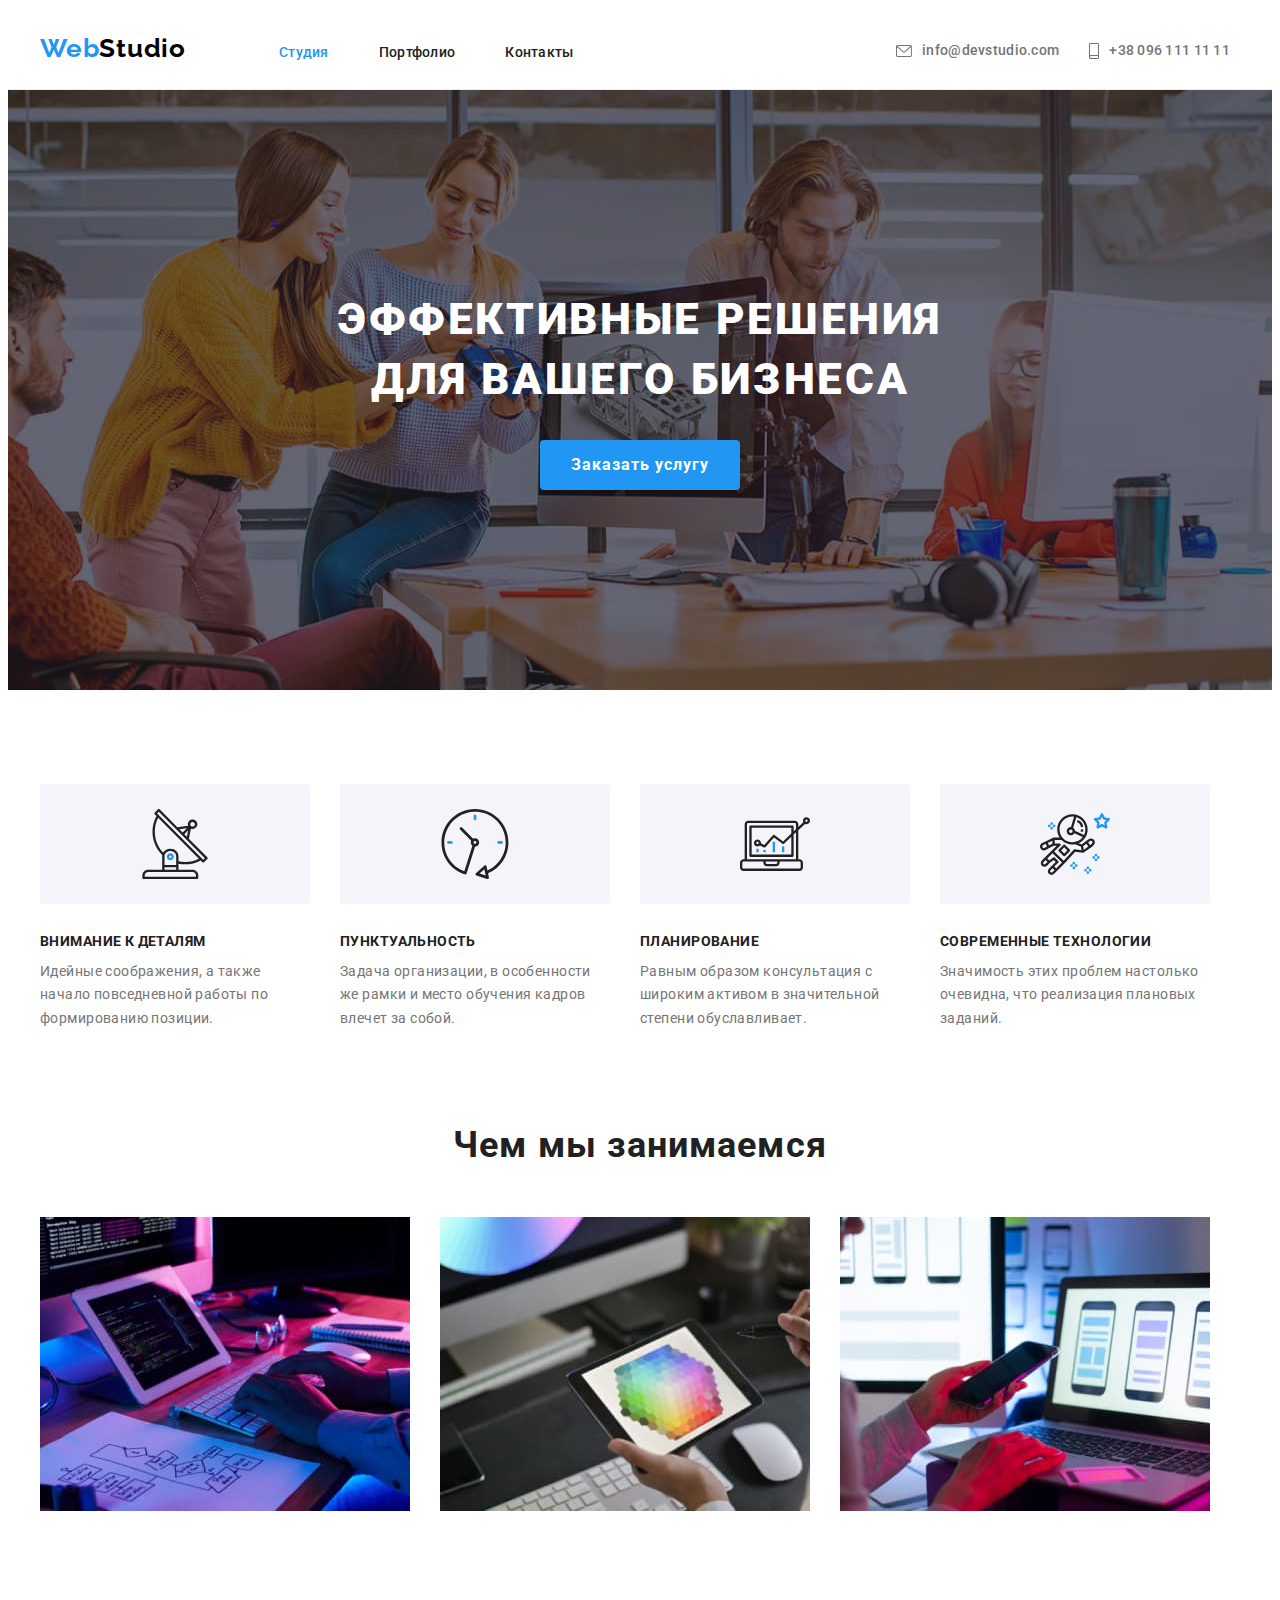
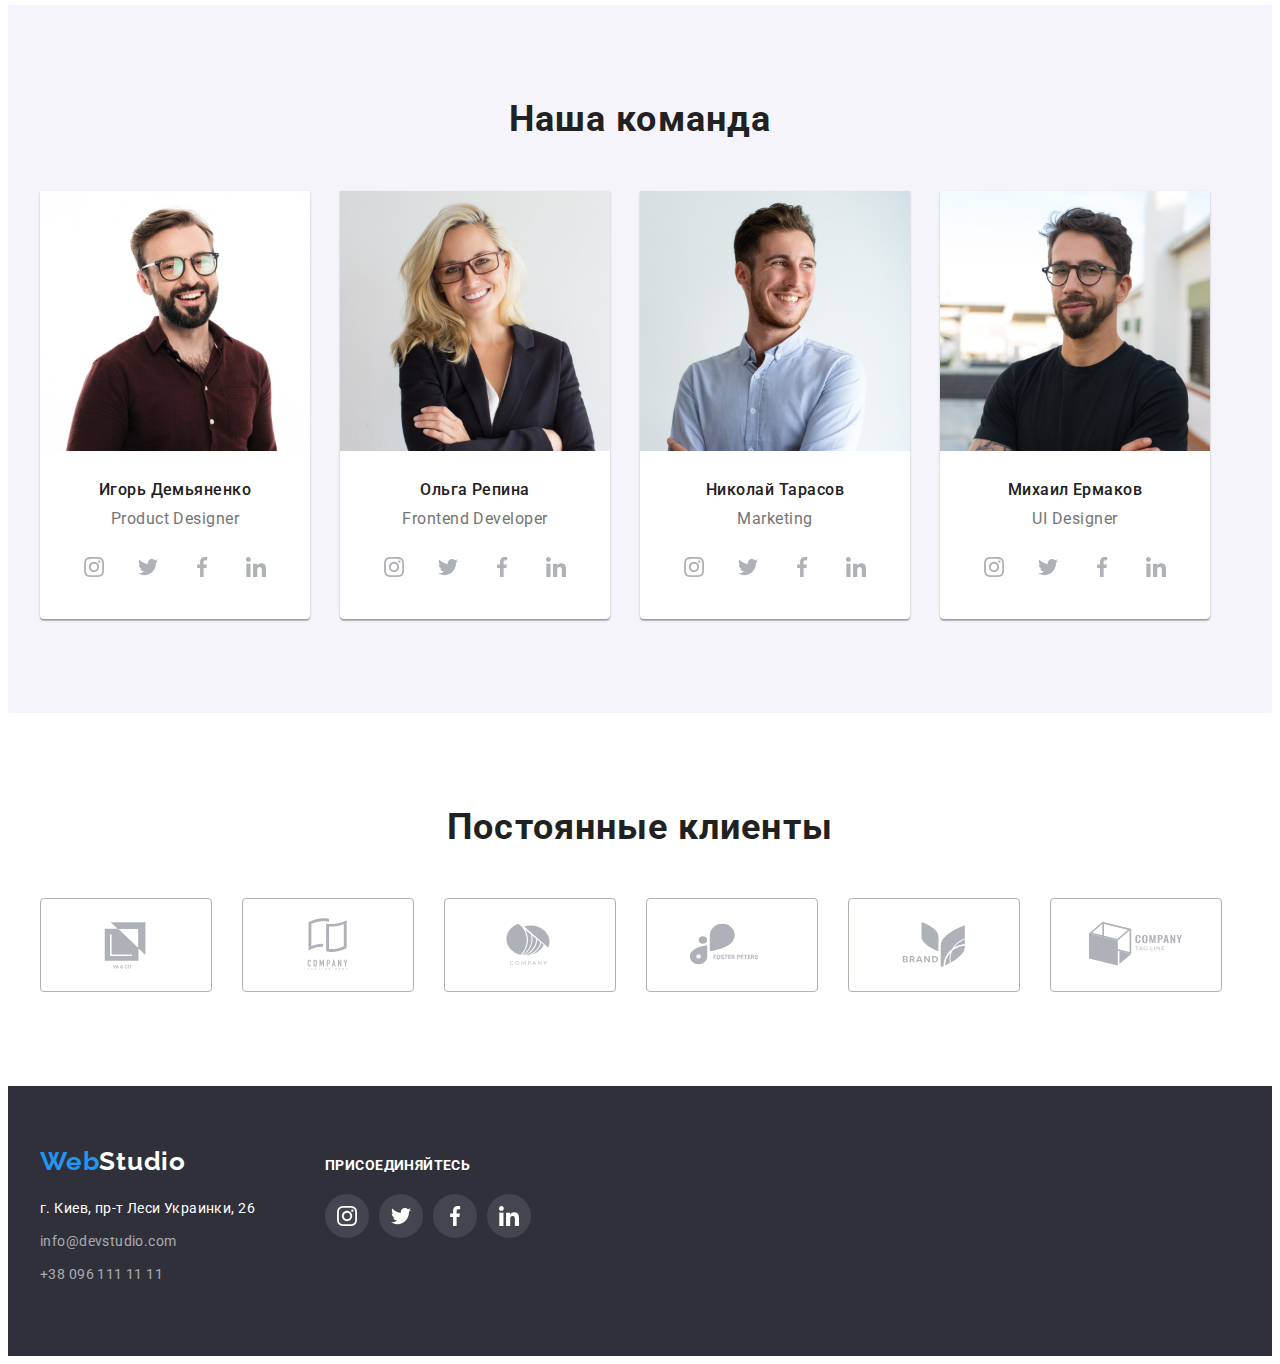
<file: index.html>
<!DOCTYPE html>
<html lang="ru">
  <head>
    <meta charset="UTF-8" />
    <meta http-equiv="X-UA-Compatible" content="IE=edge" />
    <meta name="viewport" content="width=device-width, initial-scale=1.0" />
    <title>WebStudio</title>
    <link rel="preconnect" href="https://fonts.googleapis.com" />
    <link rel="preconnect" href="https://fonts.gstatic.com" crossorigin />
    <link
      href="https://fonts.googleapis.com/css2?family=Raleway:wght@700&family=Roboto:wght@400;500;700;900&display=swap"
      rel="stylesheet"
    />
    <link
      rel="stylesheet"
      href="https://cdnjs.cloudflare.com/ajax/libs/modern-normalize/1.1.0/modern-normalize.min.css"
      integrity="sha512-wpPYUAdjBVSE4KJnH1VR1HeZfpl1ub8YT/NKx4PuQ5NmX2tKuGu6U/JRp5y+Y8XG2tV+wKQpNHVUX03MfMFn9Q=="
      crossorigin="anonymous"
      referrerpolicy="no-referrer"
    />
    <link rel="stylesheet" href="./css/styles.css" />
  </head>
  <body>
    <header class="header">
      <div class="container">
        <a class="header-logo link" lang="en" href="./index.html">
          <span class="header-logo-web">Web</span><span class="header-logo-studio">Studio</span>
        </a>
        <nav>
          <ul class="list wrap">
            <li class="header-list">
              <a class="current header-link link" href="./index.html">Студия</a>
            </li>
            <li class="header-list">
              <a class="header-link link" href="./portfolio.html">Портфолио</a>
            </li>
            <li class="header-list">
              <a class="header-link link" href="">Контакты</a>
            </li>
          </ul>
        </nav>
        <ul class="list wrap header-connect">
          <li>
            <a class="header-gmail link" href="mailto:info@devstudio.com">
              <svg class="heder-icon" width="16" height="12">
                <use href="./images/icons.svg#icon-envelope"></use>
              </svg>
              info@devstudio.com
            </a>
          </li>
          <li>
            <a class="header-tel heder-icon link" href="tel:+380961111111">
              <svg class="heder-icon" width="10" height="16">
                <use href="./images/icons.svg#icon-smartphone"></use>
              </svg>
              +38 096 111 11 11
            </a>
          </li>
        </ul>
      </div>
    </header>
    <main class="main">
      <section class="main-title">
        <div class="container">
          <h1 class="main-title-text">Эффективные решения для вашего бизнеса</h1>
          <button class="title-btn" type="button">Заказать услугу</button>
        </div>
      </section>
      <section class="items">
        <div class="container">
          <ul class="list wrap">
            <li class="items-list">
              <div class="items-icon">
                <svg width="70" height="70">
                  <use href="./images/icons.svg#icon-antenna"></use>
                </svg>
              </div>
              <h3 class="list-item">Внимание к деталям</h3>
              <p class="list-aside">
                Идейные соображения, а также начало повседневной работы по формированию позиции.
              </p>
            </li>
            <li class="items-list">
              <div class="items-icon">
                <svg width="70" height="70">
                  <use href="./images/icons.svg#icon-clock"></use>
                </svg>
              </div>
              <h3 class="list-item">Пунктуальность</h3>
              <p class="list-aside">
                Задача организации, в особенности же рамки и место обучения кадров влечет за собой.
              </p>
            </li>
            <li class="items-list">
              <div class="items-icon">
                <svg width="70" height="70">
                  <use href="./images/icons.svg#icon-diagram"></use>
                </svg>
              </div>
              <h3 class="list-item">Планирование</h3>
              <p class="list-aside">
                Равным образом консультация с широким активом в значительной степени обуславливает.
              </p>
            </li>
            <li class="items-list">
              <div class="items-icon">
                <svg width="70" height="70">
                  <use href="./images/icons.svg#icon-astronaut"></use>
                </svg>
              </div>
              <h3 class="list-item">Современные технологии</h3>
              <p class="list-aside">
                Значимость этих проблем настолько очевидна, что реализация плановых заданий.
              </p>
            </li>
          </ul>
        </div>
      </section>
      <section class="work">
        <div class="container">
          <h2 class="work-title">Чем мы занимаемся</h2>
          <ul class="list wrap">
            <li class="work-list">
              <img
                class="img-no-gap"
                src="./images/img1.jpg"
                width="370"
                height="294"
                alt="Создание структуры и написание кода"
              />
            </li>
            <li class="work-list">
              <img
                class="img-no-gap"
                src="./images/img2.jpg"
                width="370"
                height="294"
                alt="Создание приложения для мобильного"
              />
            </li>
            <li class="work-list">
              <img
                class="img-no-gap"
                src="./images/img3.jpg"
                width="370"
                height="294"
                alt="Подбор цветовых решений"
              />
            </li>
          </ul>
        </div>
      </section>
      <section class="comands">
        <div class="container">
          <h2 class="comands-title">Наша команда</h2>
          <ul class="list wrap">
            <li class="comands-list">
              <img
                class="img-no-gap"
                src="./images/comand1.jpg"
                width="270"
                height="260"
                alt="Игорь Демьяненко"
              />
              <div class="team-card">
                <h3 class="comands-name">Игорь Демьяненко</h3>
                <p class="comands-prof" lang="en">Product Designer</p>
                <ul class="list comand-soc-list wrap">
                  <li class="comand-soc-item">
                    <a class="comand-soc-link" href="">
                      <svg class="comand-soc-icon" width="20" height="20">
                        <use href="./images/icons.svg#icon-instagram"></use>
                      </svg>
                    </a>
                  </li>
                  <li class="comand-soc-item">
                    <a class="comand-soc-link" href="">
                      <svg class="comand-soc-icon" width="20" height="20">
                        <use href="./images/icons.svg#icon-twitter"></use>
                      </svg>
                    </a>
                  </li>
                  <li class="comand-soc-item">
                    <a class="comand-soc-link" href="">
                      <svg class="comand-soc-icon" width="20" height="20">
                        <use href="./images/icons.svg#icon-facebook"></use>
                      </svg>
                    </a>
                  </li>
                  <li class="comand-soc-item">
                    <a class="comand-soc-link" href="">
                      <svg class="comand-soc-icon" width="20" height="20">
                        <use href="./images/icons.svg#icon-linkedin"></use>
                      </svg>
                    </a>
                  </li>
                </ul>
              </div>
            </li>
            <li class="comands-list">
              <img
                class="img-no-gap"
                src="./images/comand2.jpg"
                width="270"
                height="260"
                alt="Ольга Репина"
              />
              <div class="team-card">
                <h3 class="comands-name">Ольга Репина</h3>
                <p class="comands-prof" lang="en">Frontend Developer</p>
                <ul class="list comand-soc-list">
                  <li class="comand-soc-item">
                    <a class="comand-soc-link" href="">
                      <svg class="comand-soc-icon" width="20" height="20">
                        <use href="./images/icons.svg#icon-instagram"></use>
                      </svg>
                    </a>
                  </li>
                  <li class="comand-soc-item">
                    <a class="comand-soc-link" href="">
                      <svg class="comand-soc-icon" width="20" height="20">
                        <use href="./images/icons.svg#icon-twitter"></use>
                      </svg>
                    </a>
                  </li>
                  <li class="comand-soc-item">
                    <a class="comand-soc-link" href="">
                      <svg class="comand-soc-icon" width="20" height="20">
                        <use href="./images/icons.svg#icon-facebook"></use>
                      </svg>
                    </a>
                  </li>
                  <li class="comand-soc-item">
                    <a class="comand-soc-link" href="">
                      <svg class="comand-soc-icon" width="20" height="20">
                        <use href="./images/icons.svg#icon-linkedin"></use>
                      </svg>
                    </a>
                  </li>
                </ul>
              </div>
            </li>
            <li class="comands-list">
              <img
                class="img-no-gap"
                src="./images/comand3.jpg"
                width="270"
                height="260"
                alt="Николай Тарасов"
              />
              <div class="team-card">
                <h3 class="comands-name">Николай Тарасов</h3>
                <p class="comands-prof" lang="en">Marketing</p>
                <ul class="list comand-soc-list">
                  <li class="comand-soc-item">
                    <a class="comand-soc-link" href="">
                      <svg class="comand-soc-icon" width="20" height="20">
                        <use href="./images/icons.svg#icon-instagram"></use>
                      </svg>
                    </a>
                  </li>
                  <li class="comand-soc-item">
                    <a class="comand-soc-link" href="">
                      <svg class="comand-soc-icon" width="20" height="20">
                        <use href="./images/icons.svg#icon-twitter"></use>
                      </svg>
                    </a>
                  </li>
                  <li class="comand-soc-item">
                    <a class="comand-soc-link" href="">
                      <svg class="comand-soc-icon" width="20" height="20">
                        <use href="./images/icons.svg#icon-facebook"></use>
                      </svg>
                    </a>
                  </li>
                  <li class="comand-soc-item">
                    <a class="comand-soc-link" href="">
                      <svg class="comand-soc-icon" width="20" height="20">
                        <use href="./images/icons.svg#icon-linkedin"></use>
                      </svg>
                    </a>
                  </li>
                </ul>
              </div>
            </li>
            <li class="comands-list">
              <img
                class="img-no-gap"
                src="./images/comand4.jpg"
                width="270"
                height="260"
                alt="Михаил Ермаков"
              />
              <div class="team-card">
                <h3 class="comands-name">Михаил Ермаков</h3>
                <p class="comands-prof" lang="en">UI Designer</p>
                <ul class="list comand-soc-list">
                  <li class="comand-soc-item">
                    <a class="comand-soc-link" href="">
                      <svg class="comand-soc-icon" width="20" height="20">
                        <use href="./images/icons.svg#icon-instagram"></use>
                      </svg>
                    </a>
                  </li>
                  <li class="comand-soc-item">
                    <a class="comand-soc-link" href="">
                      <svg class="comand-soc-icon" width="20" height="20">
                        <use href="./images/icons.svg#icon-twitter"></use>
                      </svg>
                    </a>
                  </li>
                  <li class="comand-soc-item">
                    <a class="comand-soc-link" href="">
                      <svg class="comand-soc-icon" width="20" height="20">
                        <use href="./images/icons.svg#icon-facebook"></use>
                      </svg>
                    </a>
                  </li>
                  <li class="comand-soc-item">
                    <a class="comand-soc-link" href="">
                      <svg class="comand-soc-icon" width="20" height="20">
                        <use href="./images/icons.svg#icon-linkedin"></use>
                      </svg>
                    </a>
                  </li>
                </ul>
              </div>
            </li>
          </ul>
        </div>
      </section>
      <section class="client">
        <div class="container">
          <h2 class="client-title">Постоянные клиенты</h2>
          <ul class="list wrap">
            <li class="client-list">
              <a class="client-link" href="">
                <svg class="client-icon" width="106" height="60">
                  <use href="./images/icons.svg#icon-Logo1"></use>
                </svg>
              </a>
            </li>
            <li class="client-list">
              <a class="client-link" href="">
                <svg class="client-icon" width="106" height="60">
                  <use href="./images/icons.svg#icon-Logo2"></use>
                </svg>
              </a>
            </li>
            <li class="client-list">
              <a class="client-link" href="">
                <svg class="client-icon" width="106" height="60">
                  <use href="./images/icons.svg#icon-Logo3"></use>
                </svg>
              </a>
            </li>
            <li class="client-list">
              <a class="client-link" href="">
                <svg class="client-icon" width="106" height="60">
                  <use href="./images/icons.svg#icon-Logo4"></use>
                </svg>
              </a>
            </li>
            <li class="client-list">
              <a class="client-link" href="">
                <svg class="client-icon" width="106" height="60">
                  <use href="./images/icons.svg#icon-Logo5"></use>
                </svg>
              </a>
            </li>
            <li class="client-list">
              <a class="client-link" href="">
                <svg class="client-icon" width="106" height="60">
                  <use href="./images/icons.svg#icon-Logo6"></use>
                </svg>
              </a>
            </li>
          </ul>
        </div>
      </section>
    </main>
    <footer class="footer">
      <div class="container wrap">
        <div class="footer-item">
          <div class="footer-logo-item">
            <a class="footer-logo link" lang="en" href="./index.html">
              <span class="footer-logo-web">Web</span><span class="footer-logo-studio">Studio</span>
            </a>
          </div>
          <address>
            <ul class="list">
              <li>
                <p class="address">г. Киев, пр-т Леси Украинки, 26</p>
              </li>
              <li>
                <a class="footer-gmail link" href="mailto:info@devstudio.com">info@devstudio.com</a>
              </li>
              <li><a class="footer-tel link" href="tel:+380961111111">+38 096 111 11 11</a></li>
            </ul>
          </address>
        </div>
        <div class="conect">
          <p class="footer-conect-item">присоединяйтесь</p>
          <ul class="list wrap">
            <li class="footer-soc-list">
              <a class="footer-soc-link" href="https://www.instagram.com/">
                <svg width="20" height="20">
                  <use href="./images/icons.svg#icon-instagram"></use>
                </svg>
              </a>
            </li>
            <li class="footer-soc-list">
              <a class="footer-soc-link" href="">
                <svg width="20" height="20">
                  <use href="./images/icons.svg#icon-twitter"></use>
                </svg>
              </a>
            </li>
            <li class="footer-soc-list">
              <a class="footer-soc-link" href="">
                <svg width="20" height="20">
                  <use href="./images/icons.svg#icon-facebook"></use>
                </svg>
              </a>
            </li>
            <li class="footer-soc-list">
              <a class="footer-soc-link" href="">
                <svg width="20" height="20">
                  <use href="./images/icons.svg#icon-linkedin"></use>
                </svg>
              </a>
            </li>
          </ul>
        </div>
      </div>
    </footer>
  </body>
</html>
</file>
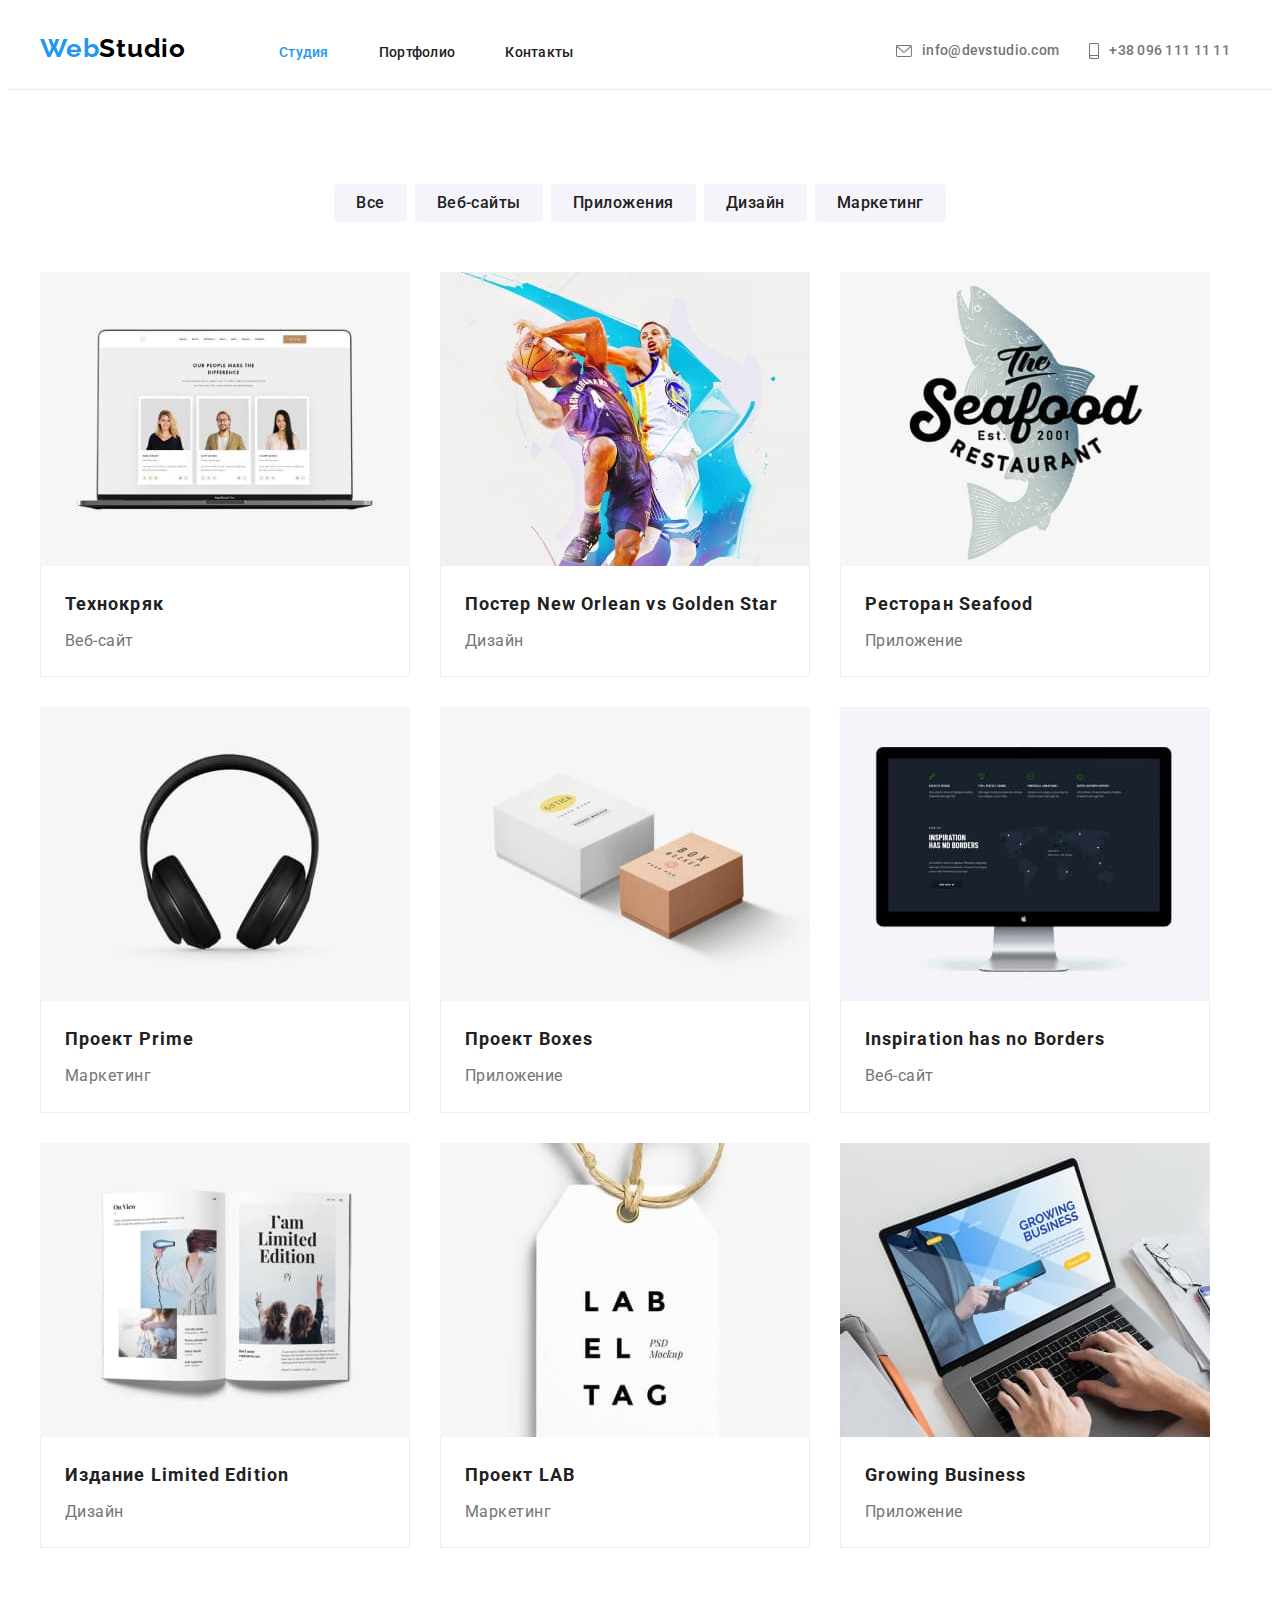
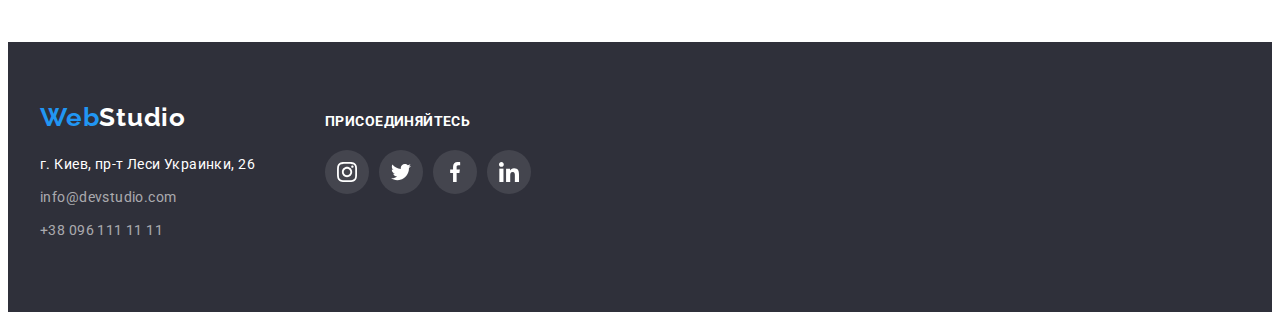
<file: portfolio.html>
<!DOCTYPE html>
<html lang="ru">
  <head>
    <meta charset="UTF-8" />
    <meta http-equiv="X-UA-Compatible" content="IE=edge" />
    <meta name="viewport" content="width=device-width, initial-scale=1.0" />
    <title>WebStudio</title>
    <link rel="preconnect" href="https://fonts.googleapis.com" />
    <link rel="preconnect" href="https://fonts.gstatic.com" crossorigin />
    <link
      href="https://fonts.googleapis.com/css2?family=Raleway:wght@700&family=Roboto:wght@400;500;700;900&display=swap"
      rel="stylesheet"
    />
    <link
      rel="stylesheet"
      href="https://cdnjs.cloudflare.com/ajax/libs/modern-normalize/1.1.0/modern-normalize.min.css"
      integrity="sha512-wpPYUAdjBVSE4KJnH1VR1HeZfpl1ub8YT/NKx4PuQ5NmX2tKuGu6U/JRp5y+Y8XG2tV+wKQpNHVUX03MfMFn9Q=="
      crossorigin="anonymous"
      referrerpolicy="no-referrer"
    />
    <link rel="stylesheet" href="./css/styles.css" />
  </head>
  <body>
    <header class="header">
      <div class="container">
        <a class="header-logo link" lang="en" href="./index.html">
          <span class="header-logo-web">Web</span><span class="header-logo-studio">Studio</span>
        </a>
        <nav>
          <ul class="list wrap">
            <li class="header-list">
              <a class="current header-link link" href="./index.html">Студия</a>
            </li>
            <li class="header-list">
              <a class="header-link link" href="./portfolio.html">Портфолио</a>
            </li>
            <li class="header-list">
              <a class="header-link link" href="">Контакты</a>
            </li>
          </ul>
        </nav>
        <ul class="list wrap header-connect">
          <li>
            <a class="header-gmail link" href="mailto:info@devstudio.com">
              <svg class="heder-icon" width="16" height="12">
                <use href="./images/icons.svg#icon-envelope"></use>
              </svg>
              info@devstudio.com
            </a>
          </li>
          <li>
            <a class="header-tel heder-icon link" href="tel:+380961111111">
              <svg class="heder-icon" width="10" height="16">
                <use href="./images/icons.svg#icon-smartphone"></use>
              </svg>
              +38 096 111 11 11
            </a>
          </li>
        </ul>
      </div>
    </header>
    <main>
      <h1 class="visually-hidden">WebStudio Портфолио</h1>
      <section class="portfolio">
        <div class="container">
          <ul class="list wrap list-button">
            <li class="button-item">
              <button class="btn-portfolio" type="button">Все</button>
            </li>
            <li class="button-item">
              <button class="btn-portfolio" type="button">Веб-сайты</button>
            </li>
            <li class="button-item">
              <button class="btn-portfolio" type="button">Приложения</button>
            </li>
            <li class="button-item">
              <button class="btn-portfolio" type="button">Дизайн</button>
            </li>
            <li class="button-item">
              <button class="btn-portfolio" type="button">Маркетинг</button>
            </li>
          </ul>
          <ul class="list list-portfolio">
            <li class="item-portfolio">
              <img
                class="img-portfolio"
                src="./images/portfolio1.jpg"
                width="370"
                height="294"
                alt="Технокряк"
              />
              <div class="item-text-portfolio">
                <h2 class="filter-title">Технокряк</h2>
                <p class="filter-item">Веб-сайт</p>
              </div>
            </li>
            <li class="item-portfolio">
              <img
                class="img-portfolio"
                src="./images/portfolio2.jpg"
                width="370"
                height="294"
                alt="Постер New Orlean vs Golden Star"
              />
              <div class="item-text-portfolio">
                <h2 class="filter-title">
                  Постер <span lang="en">New Orlean vs Golden Star</span>
                </h2>
                <p class="filter-item">Дизайн</p>
              </div>
            </li>
            <li class="item-portfolio">
              <img
                class="img-portfolio"
                src="./images/portfolio3.jpg"
                width="370"
                height="294"
                alt="Ресторан Seafood"
              />
              <div class="item-text-portfolio">
                <h2 class="filter-title">Ресторан <span lang="en">Seafood</span></h2>
                <p class="filter-item">Приложение</p>
              </div>
            </li>
            <li class="item-portfolio">
              <img
                class="img-portfolio"
                src="./images/portfolio4.jpg"
                width="370"
                height="294"
                alt="Проект Prime"
              />
              <div class="item-text-portfolio">
                <h2 class="filter-title">Проект <span lang="en">Prime</span></h2>
                <p class="filter-item">Маркетинг</p>
              </div>
            </li>
            <li class="item-portfolio">
              <img
                class="img-portfolio"
                src="./images/portfolio5.jpg"
                width="370"
                height="294"
                alt="Проект Boxes"
              />
              <div class="item-text-portfolio">
                <h2 class="filter-title">Проект <span lang="en">Boxes</span></h2>
                <p class="filter-item">Приложение</p>
              </div>
            </li>
            <li class="item-portfolio">
              <img
                class="img-portfolio"
                src="./images/portfolio6.jpg"
                width="370"
                height="294"
                alt="Inspiration has no Borders"
              />
              <div class="item-text-portfolio">
                <h2 class="filter-title" lang="en">Inspiration has no Borders</h2>
                <p class="filter-item">Веб-сайт</p>
              </div>
            </li>
            <li class="item-portfolio">
              <img
                class="img-portfolio"
                src="./images/portfolio7.jpg"
                width="370"
                height="294"
                alt="Издание Limited Edition"
              />
              <div class="item-text-portfolio">
                <h2 class="filter-title">Издание <span lang="en">Limited Edition</span></h2>
                <p class="filter-item">Дизайн</p>
              </div>
            </li>
            <li class="item-portfolio">
              <img
                class="img-portfolio"
                src="./images/portfolio8.jpg"
                width="370"
                height="294"
                alt="Проект LAB"
              />
              <div class="item-text-portfolio">
                <h2 class="filter-title">Проект <span lang="en">LAB</span></h2>
                <p class="filter-item">Маркетинг</p>
              </div>
            </li>
            <li class="item-portfolio">
              <img
                class="img-portfolio"
                src="./images/portfolio9.jpg"
                width="370"
                height="294"
                alt="Growing Business"
              />
              <div class="item-text-portfolio">
                <h2 class="filter-title" lang="en">Growing Business</h2>
                <p class="filter-item">Приложение</p>
              </div>
            </li>
          </ul>
        </div>
      </section>
    </main>
    <footer class="footer">
      <div class="container wrap">
        <div class="footer-item">
          <div class="footer-logo-item">
            <a class="footer-logo link" lang="en" href="./index.html">
              <span class="footer-logo-web">Web</span><span class="footer-logo-studio">Studio</span>
            </a>
          </div>
          <address>
            <ul class="list">
              <li>
                <p class="address">г. Киев, пр-т Леси Украинки, 26</p>
              </li>
              <li>
                <a class="footer-gmail link" href="mailto:info@devstudio.com">info@devstudio.com</a>
              </li>
              <li><a class="footer-tel link" href="tel:+380961111111">+38 096 111 11 11</a></li>
            </ul>
          </address>
        </div>
        <div class="conect">
          <p class="footer-conect-item">присоединяйтесь</p>
          <ul class="list wrap">
            <li class="footer-soc-list">
              <a class="footer-soc-link" href="https://www.instagram.com/">
                <svg width="20" height="20">
                  <use href="./images/icons.svg#icon-instagram"></use>
                </svg>
              </a>
            </li>
            <li class="footer-soc-list">
              <a class="footer-soc-link" href="">
                <svg width="20" height="20">
                  <use href="./images/icons.svg#icon-twitter"></use>
                </svg>
              </a>
            </li>
            <li class="footer-soc-list">
              <a class="footer-soc-link" href="">
                <svg width="20" height="20">
                  <use href="./images/icons.svg#icon-facebook"></use>
                </svg>
              </a>
            </li>
            <li class="footer-soc-list">
              <a class="footer-soc-link" href="">
                <svg width="20" height="20">
                  <use href="./images/icons.svg#icon-linkedin"></use>
                </svg>
              </a>
            </li>
          </ul>
        </div>
      </div>
    </footer>
  </body>
</html>
</file>
<file: css/styles.css>
:root {
    --title-text-color: #212121;    
    --accent-color: #2196F3;
    --logo-web: #2196F3;
    --logo-studio-heder: #000000;
    --logo-studio-footor: #FFFFFF;
}

body { 
    font-family: 'Roboto',  Tahoma, sans-serif;
    color: #757575;
}

p, h1, h2, h3, h4, h5, h6 {
    margin: 0;
}

ul, ol {
    padding-left: 0;
    margin: 0;
}

.visually-hidden {
    position: absolute;
    white-space: nowrap;
    width: 1px;
    height: 1px;
    overflow: hidden;
    border: 0;
    padding: 15px;
    clip: rect(0 0 0 0);
    clip-path: inset(50%);
    margin: -1px;
}

.list { 
    list-style: none;
}

.link { 
    text-decoration: none; 
}
.container {
    width: 1200px;
    margin-right: auto;
    margin-left: auto;
    padding-right: 15px;
    padding-left: 15px;
}

.wrap {
    display: flex;
}

.img-no-gap {
    display: block;
}

/*----------HEADER----------*/
.header {
    padding: 25px 0;
    border-bottom: 1px solid #ECECEC;
}

.header-connect {
    margin-left: auto;
}

.header .container {
    display: flex;
    align-items: baseline;
}

.header-logo {
    font-family: 'Raleway';
    font-style: normal;
    font-weight: 700;
    font-size: 26px;
    line-height: 1.19;
    letter-spacing: 0.03em;
    margin-right: 93px;
}

.header-logo-web {
    color: var(--logo-web);
}

.header-logo-studio {
    color: var(--logo-studio-heder);
}

.header-link {
    font-weight: 500;
    font-size: 14px;
    line-height: 1.14;
    letter-spacing: 0.02em;
    color: #212121;
}

.header-link:hover,
.header-link:focus {
    color: var(--accent-color);
}

.header-list:not(:last-child) {
    margin-right: 50px;
}

.current {
    color: var(--accent-color);
}

.header-gmail,
.header-tel {
    font-weight: 500;
    font-size: 14px;
    line-height: 1.14;
    letter-spacing: 0.02em;
    color: #757575;
    fill: #757575;
    display: flex;
    align-items: center;
}

.header-gmail {
    margin-right: 30px;
}

.header-gmail:hover,
.header-gmail:focus,
.header-tel:hover,
.header-tel:focus {
    color: var(--accent-color);
    fill: var(--accent-color);
}

.heder-icon {
    margin-right: 10px;
}

/*----------FOOTER----------*/

.footer { 
    background: #2F303A;
    padding: 60px 0;
}

.footer-item {
    margin-right: 70px;
}

.footer-logo {
    font-family: 'Raleway';
    font-style: normal;
    font-weight: 700;
    font-size: 26px;
    line-height: 1.19;
    letter-spacing: 0.03em;
}

.footer-logo-item {
    margin-bottom: 20px;
}

.footer-logo-web { 
    color: var(--logo-web);
}

.footer-logo-studio { 
    color: var(--logo-studio-footor); 
}

.address {
    font-style: normal;
    font-weight: 400;
    font-size: 14px;
    line-height: 1.71;
    letter-spacing: 0.03em;
    color: #FFFFFF;
    margin-bottom: 9px;
}

.footer-gmail,
.footer-tel {
    font-style: normal;
    font-weight: 400;
    font-size: 14px;
    line-height: 1.71;
    letter-spacing: 0.03em;
    color: rgba(255, 255, 255, 0.6);
}

.footer-gmail:hover,
.footer-gmail:focus,
.footer-tel:hover,
.footer-tel:focus {
    color: var(--accent-color);
}

.footer-gmail,
.footer-tel {
    display: block;
    margin-bottom: 9px;
}

.footer-conect-item {
    font-weight: 700;
    font-size: 14px;
    line-height: 1.14;
    letter-spacing: 0.03em;
    text-transform: uppercase;    
    color: #FFFFFF;
    padding-top: 12px;
    margin-bottom: 20px;
}

.footer-soc-list + .footer-soc-list {
    margin-left: 10px;
}

.footer-soc-link {
    width: 44px;
    height: 44px;
    background-color: rgba(255, 255, 255, 0.1);
    border-radius: 50%;
    display: flex;
    justify-content: center;
    align-items: center;
    fill: #ffffff;
}

.footer-soc-link:hover,
.footer-soc-link:focus {
    background-color: var(--accent-color);
    color: #ffffff;
}

/*----------MAIN-STUDIO----------*/
/*----------SECTION-TITLE----------*/

.main-title {
    background: #2F303A;
    padding: 200px 0;
    text-align: center;
    background-image: linear-gradient(rgba(47, 48, 58, 0.4), rgba(47, 48, 58, 0.4)), url(../images/img_fon.jpg);
    background-repeat: no-repeat;
    background-position: 50% 50%;
}

.main-title-text {
    font-weight: 900;
    font-size: 44px;
    line-height: 1.36;
    letter-spacing: 0.06em;
    text-transform: uppercase;
    color: #FFFFFF;
    max-width: 700px;
    margin: 0 auto 30px auto ; 
}


.title-btn {
    font-family: 'Roboto';
    font-style: normal;
    font-weight: 700;
    font-size: 16px;
    line-height: 1.87;
    display: flex;
    align-items: center;
    text-align: center;
    letter-spacing: 0.06em;
    cursor: pointer;
    min-width: 200px;
    min-height: 50px;
    color: #FFFFFF;    
    box-shadow: 0px 4px 4px rgba(0, 0, 0, 0.15);
    border: none;
    border-radius: 4px;
    background: var(--accent-color);
    margin: auto;
    justify-content: center;
}

.title-btn:hover, 
.title-btn:focus {
    color: #FFFFFF;
    background: #188CE8;
}

/*----------SECTION-ITEMS----------*/

.items {
    padding-top: 94px;
    padding-bottom: 94px;
}
.items-list {
    width: 270px;
}

.items-list:not(:last-child) {
    margin-right: 30px;
}

.items-icon {
    width: 270px;
    height: 120px;
    background-color: #F5F4FA;
    border-radius: 4px;
    margin-bottom: 30px;
    display: flex;
    justify-content: center;
    align-items: center;
}

.list-item {    
    font-size: 14px;
    line-height: 1.14;
    letter-spacing: 0.03em;
    text-transform: uppercase;
    margin-bottom: 10px;
    color: var(--title-text-color);
}

.list-aside {
    font-size: 14px;
    line-height: 1.71;
    letter-spacing: 0.03em;
    
}

/*----------SECTION-WORK----------*/

.work {
    padding-bottom: 94px;
}
.work-title {
    font-weight: 700;
    font-size: 36px;
    line-height: 1.16;
    text-align: center;
    letter-spacing: 0.03em;
    color: var(--title-text-color);
    margin-bottom: 50px;
}

.work-list:not(:last-child) {
    margin-right: 30px;
}

/*----------SECTION-COMANDS----------*/

.comands { 
    background: #F5F4FA;
    padding: 94px 0;
}

.comands-title {
    font-weight: 700;
    font-size: 36px;
    line-height: 1.16;
    text-align: center;
    letter-spacing: 0.03em;
    margin-bottom: 50px;
    color: #212121;
}

.comands-list {
    background: #FFFFFF;
    box-shadow: 
    0px 1px 3px rgba(0, 0, 0, 0.12),
    0px 1px 1px rgba(0, 0, 0, 0.14),
    0px 2px 1px rgba(0, 0, 0, 0.2);
    border-radius: 0 0 4px 4px;
}

.comands-list:not(:last-child) {
    margin-right: 30px;
}

.team-card {
    padding-top: 30px;
    padding-bottom: 30px;
}

.comands-name {
    font-weight: 500;
    font-size: 16px;
    line-height: 1.18;
    text-align: center;
    letter-spacing: 0.03em;
    margin-bottom: 10px;
    color: var(--title-text-color);    
}

.comands-prof {
    font-size: 16px;
    line-height: 1.18;
    text-align: center;
    letter-spacing: 0.03em;
    margin-bottom: 16px;
}

.comand-soc-list {
    display: flex;
    justify-content: center;
}

.comand-soc-item + .comand-soc-item {
    margin-left: 10px;
}

.comand-soc-link {
    width: 44px;
    height: 44px;    
    border-radius: 50%;
    display: flex;
    justify-content: center;
    align-items: center;
    fill: #AFB1B8;
}

.comand-soc-link:hover,
.comand-soc-link:focus {
    background-color: var(--accent-color);
    fill: #FFFFFF;
}

/*----------SECTION-CLIENT----------*/

.client {
    padding: 94px 0;
}

.client-title {
    font-weight: 700;
    font-size: 36px;
    line-height: 1.16;
    text-align: center;
    letter-spacing: 0.03em;
    margin-bottom: 50px;
    color: #212121;
}

.client-list +.client-list {
    margin-left: 30px;
}

.client-link {
    width: 170px;
    height: 92px;
    display: flex;
    justify-content: center;
    align-items: center;
    border: 1px solid #AFB1B8;
    border-radius: 4px;
    fill: #AFB1B8;
}

.client-link:hover,
.client-link:focus {
    border: 1px solid var(--accent-color);
    fill: var(--accent-color);
}

/*----------MAIN-PORTFOLIO----------*/

.portfolio {
    padding-top: 94px;
    padding-bottom: 94px;
}

.list-button {
    margin-bottom: 50px;
    justify-content: center;
}

.button-item:not(:last-child) {
    margin-right: 8px;
}

.btn-portfolio {
    font-family: 'Roboto';
    font-style: normal;
    font-weight: 500;
    font-size: 16px;
    line-height: 1.62;
    letter-spacing: 0.03em;
    cursor: pointer;
    border: none;
    border-radius: 4px;
    color: #212121;
    background: #F5F4FA;
    padding: 6px 22px;
    text-align: center;
}

.btn-portfolio:hover, 
.btn-portfolio:focus {
    color: #FFFFFF;
    background: var(--accent-color);
    box-shadow: 
    0px 3px 1px rgba(0, 0, 0, 0.1),
    0px 1px 2px rgba(0, 0, 0, 0.08),
    0px 2px 2px rgba(0, 0, 0, 0.12);
}
.list-portfolio {
    display: flex;
    flex-wrap: wrap;
}

.item-portfolio {
    width: 370px;
    margin-right: 30px;
    margin-bottom: 30px;
}

.item-portfolio:hover,
.item-portfolio:focus {    
    box-shadow: 
    0px 3px 1px rgba(0, 0, 0, 0.1),
    0px 1px 2px rgba(0, 0, 0, 0.08),
    0px 2px 2px rgba(0, 0, 0, 0.12);
    border-radius: 4px;
}

.item-portfolio:nth-child(3n) {
    margin-right: 0;
}

.item-portfolio:nth-last-child(-n+3) {
    margin-bottom: 0;
}

.img-portfolio {
    display: flex;
}

.item-text-portfolio {
    border-right : 1px solid #EEEEEE;
    border-bottom: 1px solid #EEEEEE;
    border-left: 1px solid #EEEEEE;
    padding:  20px 24px;    
}

.filter-title {
    font-weight: 700;
    font-size: 18px;
    line-height: 2;
    letter-spacing: 0.06em;
    color: var(--title-text-color);
    margin-bottom: 4px;    
}

.filter-item {
    font-size: 16px;
    line-height: 1.9;
    letter-spacing: 0.03em;
}
</file>
